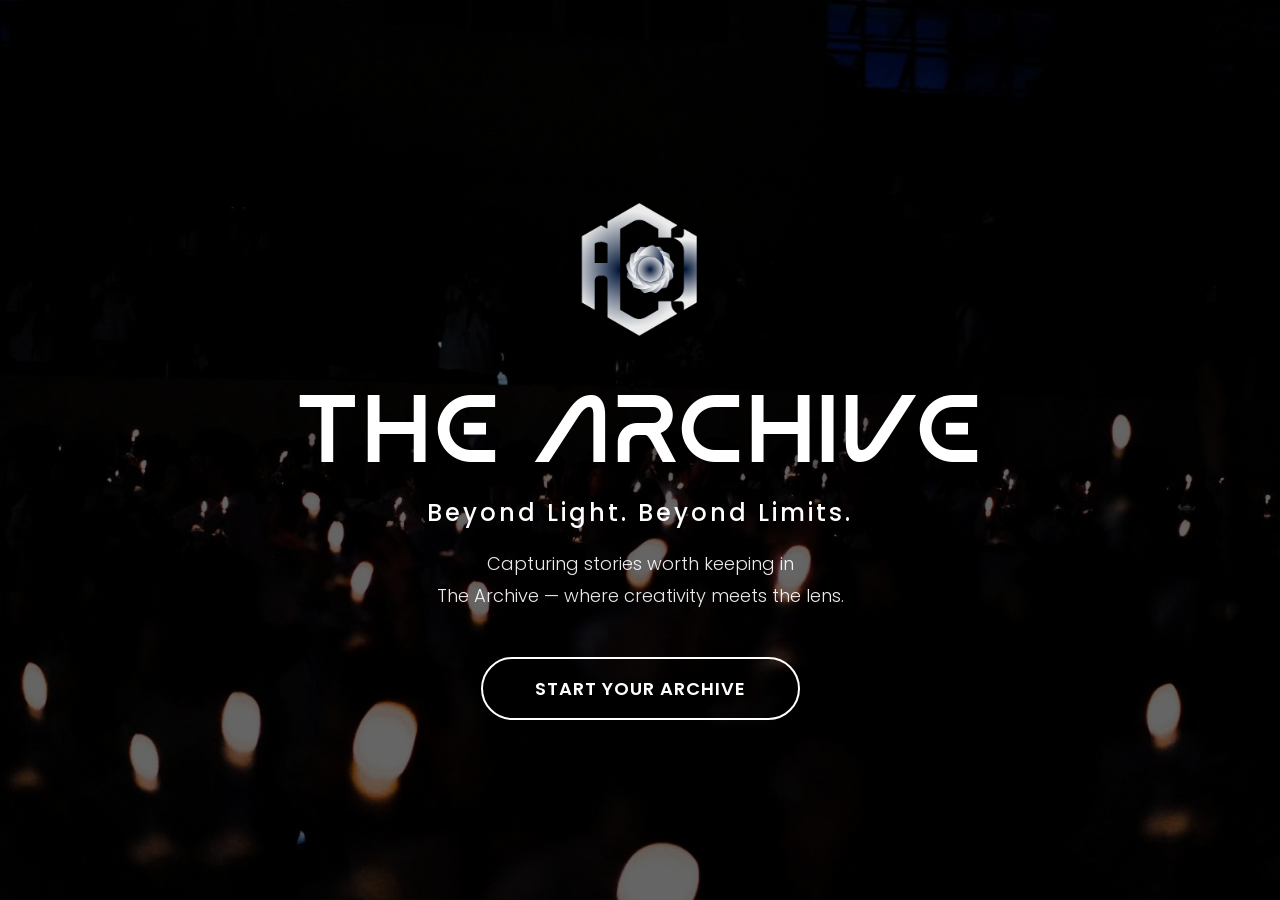
<file: index.html>
<!DOCTYPE html>
<html lang="en">
<head>

<meta charset="UTF-8">
<meta name="viewport" content="width=device-width, initial-scale=1.0">

<title>THE ARCHIVE</title>

<link rel="preconnect" href="https://fonts.googleapis.com">
<link rel="preconnect" href="https://fonts.gstatic.com" crossorigin>

<link href="https://fonts.googleapis.com/css2?family=Poppins:wght@300;400;500;600;700&display=swap" rel="stylesheet">

<link rel="stylesheet" href="index.css">

</head>

<body>

<section class="hero">

    <div class="content">

        <img src="logo.png" class="logo" alt="THE ARCHIVE Logo">

        <h1 class="title">
            THE ARCHIVE
        </h1>

        <h2 class="subtitle">
            Beyond Light. Beyond Limits.
        </h2>

        <p class="subtitle2">
            Capturing stories worth keeping in<br>
            The Archive — where creativity meets the lens.
        </p>

        <a href="experience.html" class="button">
            START YOUR ARCHIVE
        </a>

    </div>

</section>

</body>
</html>
</file>
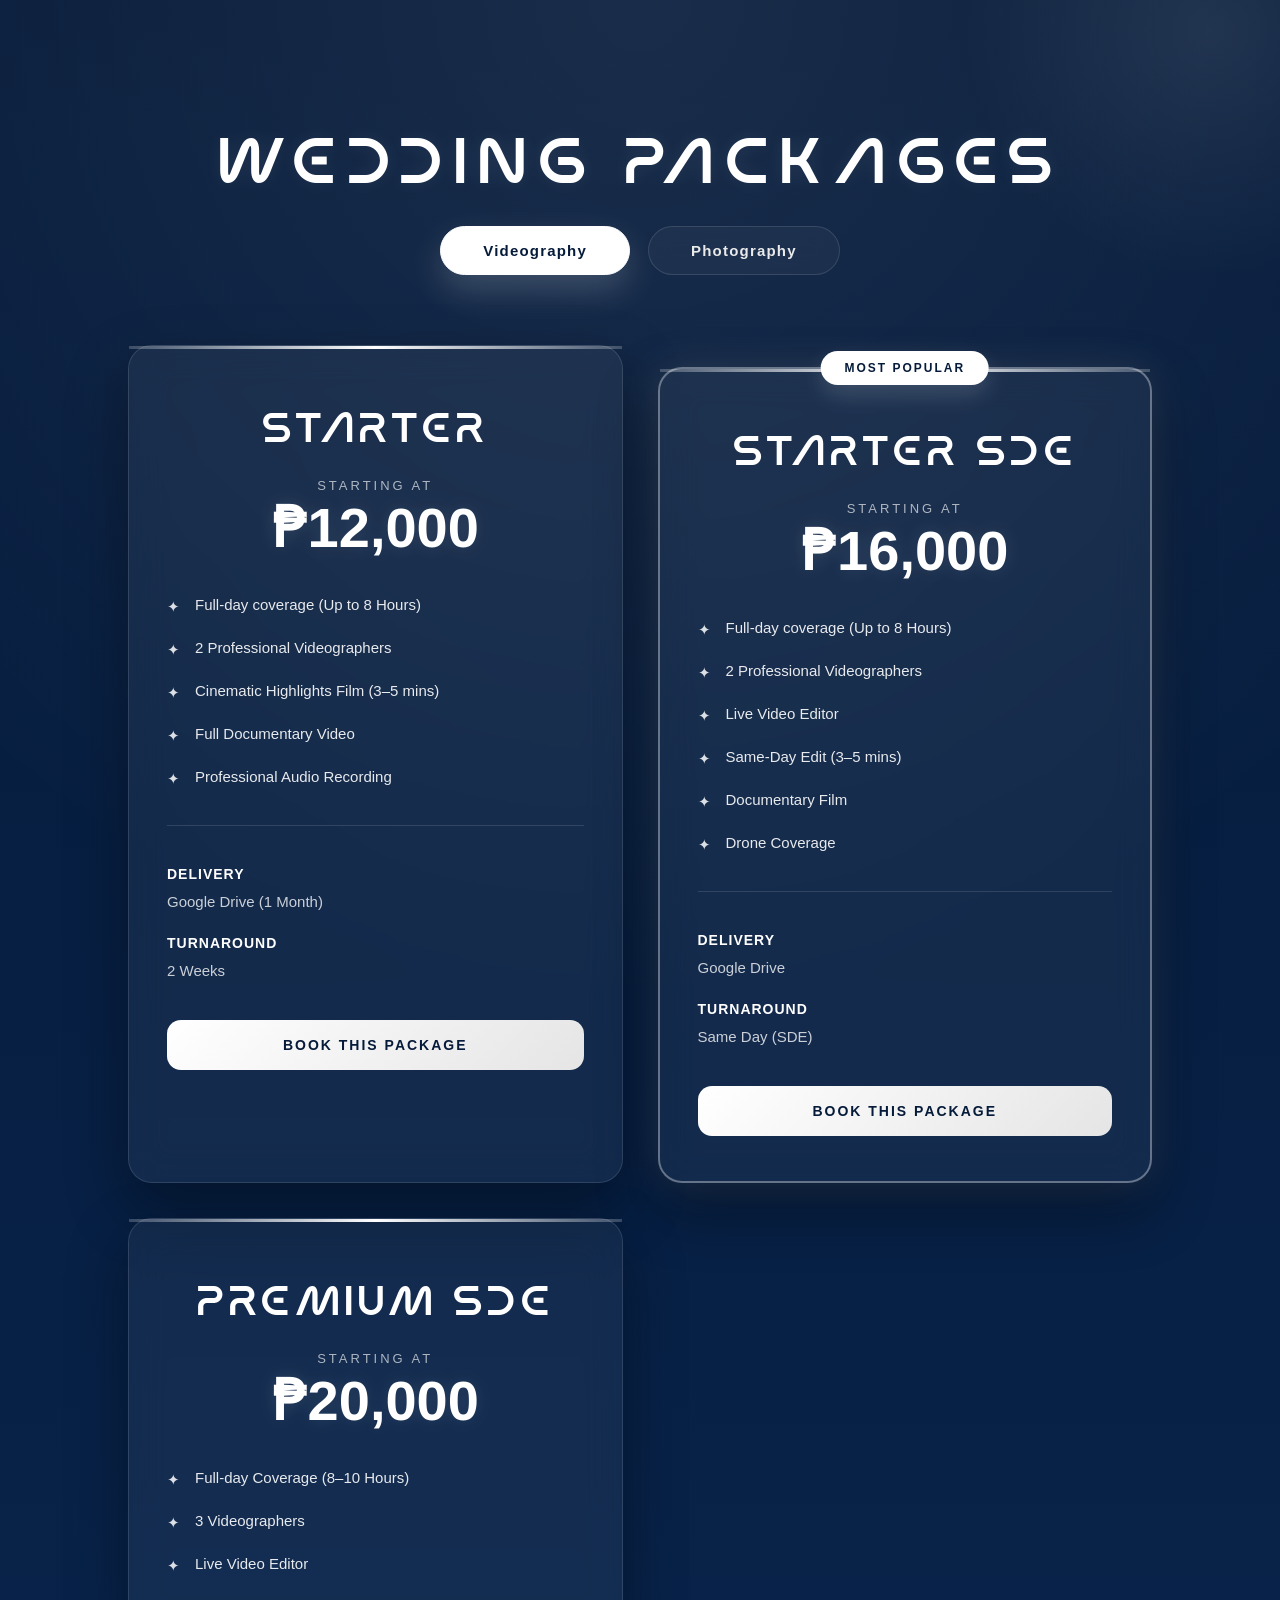
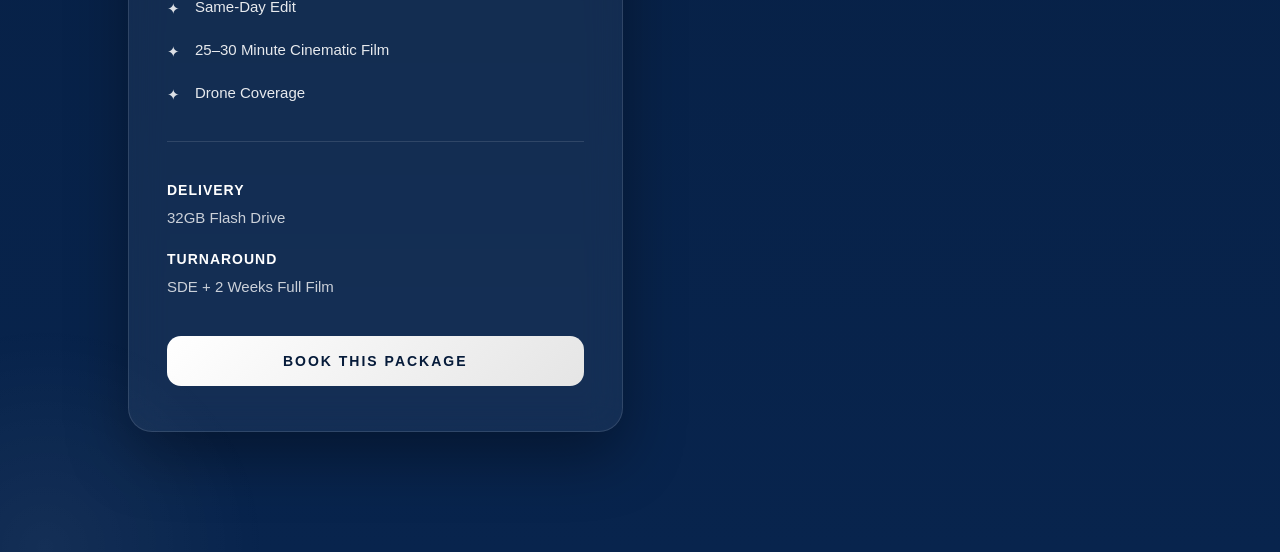
<file: wedding.html>
<!DOCTYPE html>
<html lang="en">

<head>

    <meta charset="UTF-8">

    <meta name="viewport"
          content="width=device-width, initial-scale=1.0">

    <title>Wedding Packages | The Archive</title>

    <link rel="stylesheet" href="wedding.css">

</head>

<body>

<section class="packages-section" id="packages">

    <h2 class="section-title">
        WEDDING PACKAGES
    </h2>

    <div class="package-tabs">

        <button class="tab-btn active"
                data-tab="video">

            Videography

        </button>

        <button class="tab-btn"
                data-tab="photography">

            Photography

        </button>

    </div>

    <!--VIDEOGRAPHY-->

    <div class="package-content active"
         id="video">

        <div class="packages">

            <!--STARTER-->

            <div class="package-card">

                <h3>Starter</h3>

                <div class="price">
                    ₱12,000
                </div>

                <ul>

                    <li>Full-day coverage (Up to 8 Hours)</li>

                    <li>2 Professional Videographers</li>

                    <li>Cinematic Highlights Film (3–5 mins)</li>

                    <li>Full Documentary Video</li>

                    <li>Professional Audio Recording</li>

                </ul>

                <div class="package-info">

                    <strong>Delivery</strong>

                    <p>Google Drive (1 Month)</p>

                    <strong>Turnaround</strong>

                    <p>2 Weeks</p>

                </div>

                <button class="package-btn">

                    Book This Package

                </button>

            </div>

            <!-- STARTER SDE -->

            <div class="package-card featured">

                <h3>Starter SDE</h3>

                <div class="price">
                    ₱16,000
                </div>

                <ul>

                    <li>Full-day coverage (Up to 8 Hours)</li>

                    <li>2 Professional Videographers</li>

                    <li>Live Video Editor</li>

                    <li>Same-Day Edit (3–5 mins)</li>

                    <li>Documentary Film</li>

                    <li>Drone Coverage</li>

                </ul>

                <div class="package-info">

                    <strong>Delivery</strong>

                    <p>Google Drive</p>

                    <strong>Turnaround</strong>

                    <p>Same Day (SDE)</p>

                </div>

                <button class="package-btn">

                    Book This Package

                </button>

            </div>

            <!-- PREMIUM SDE -->

            <div class="package-card">

                <h3>Premium SDE</h3>

                <div class="price">
                    ₱20,000
                </div>

                <ul>

                    <li>Full-day Coverage (8–10 Hours)</li>

                    <li>3 Videographers</li>

                    <li>Live Video Editor</li>

                    <li>Same-Day Edit</li>

                    <li>25–30 Minute Cinematic Film</li>

                    <li>Drone Coverage</li>

                </ul>

                <div class="package-info">

                    <strong>Delivery</strong>

                    <p>32GB Flash Drive</p>

                    <strong>Turnaround</strong>

                    <p>SDE + 2 Weeks Full Film</p>

                </div>

                <button class="package-btn">

                    Book This Package

                </button>

            </div>

        </div>

    </div>

    <!--PHOTOGRAPHY STARTS HERE-->

    <div class="package-content"
         id="photography">

    <div class="packages">

        <!-- STARTER -->

        <div class="package-card">

            <h3>Starter</h3>

            <div class="price">
                ₱8,000
            </div>

            <ul>

                <li>Full-day coverage from preparation to reception</li>

                <li>1 Professional Lead Photographer</li>

                <li>Unlimited digital shots captured</li>

                <li>150+ High-Resolution Professionally Edited Photos</li>

            </ul>

            <div class="package-info">

                <strong>Delivery</strong>

                <p>
                    32GB USB Flash Drive containing all edited
                    high-resolution photos.
                </p>

                <strong>Turnaround Time</strong>

                <p>1–2 Weeks</p>

            </div>

            <button class="package-btn">
                Book This Package
            </button>

        </div>

        <!-- CLASSIC -->

        <div class="package-card featured">

            <h3>Classic</h3>

            <div class="price">
                ₱12,000
            </div>

            <ul>

                <li>Full-day coverage from preparation to reception</li>

                <li>2 Professional Photographers</li>

                <li>350+ High-Resolution Professionally Edited Photos</li>

                <li>10 Photo Prints (3R)</li>

                <li>USB Keepsake</li>

            </ul>

            <div class="package-info">

                <strong>Delivery</strong>

                <p>
                    USB Keepsake containing all edited
                    high-resolution photos.
                </p>

                <strong>Turnaround Time</strong>

                <p>2 Weeks</p>

            </div>

            <button class="package-btn">
                Book This Package
            </button>

        </div>

        <!-- PREMIUM -->

        <div class="package-card">

            <h3>Premium</h3>

            <div class="price">
                ₱16,000
            </div>

            <ul>

                <li>Full-day coverage from preparation to reception</li>

                <li>2 Professional Photographers</li>

                <li>1 Professional Photo Editor</li>

                <li>Prenup / Engagement Session</li>

                <li>350+ High-Resolution Professionally Edited Photos</li>

                <li>10 Photo Prints (3R)</li>

                <li>Same-Day Edit (SDE) Photo Slideshow</li>

            </ul>

            <div class="package-info">

                <strong>Delivery</strong>

                <p>
                    USB Keepsake containing all edited
                    high-resolution photos.
                </p>

                <strong>Turnaround Time</strong>

                <p>
                    Same-Day Slideshow + 2 Weeks Complete Gallery
                </p>

            </div>

            <button class="package-btn">
                Book This Package
            </button>

        </div>

        <!-- PHOTO + VIDEO SDE -->

        <div class="package-card">

            <h3>Photo + Video SDE</h3>

            <div class="price">
                ₱30,000
            </div>

            <ul>

                <li>Full-day Coverage (8–10 Hours)</li>

                <li>2 Professional Photographers</li>

                <li>1 Professional Photo Editor</li>

                <li>400+ High-Resolution Edited Photos</li>

                <li>10 Photo Prints (3R)</li>

                <li>Same-Day Edit Photo Slideshow</li>

                <li>2 Professional Videographers</li>

                <li>1 Live Video Editor</li>

                <li>3–5 Minute Cinematic Same-Day Edit Video</li>

                <li>Drone Coverage (Weather Permitting)</li>

                <li>Full Documentary Multi-Camera Film</li>

            </ul>

            <div class="package-info">

                <strong>Ideal For</strong>

                <p>
                    Grand Weddings, Anniversaries,
                    Jubilees, and Milestone Celebrations.
                </p>

                <strong>Delivery</strong>

                <p>
                    USB Keepsake containing all photos
                    and videos.
                </p>

                <strong>Turnaround Time</strong>

                <p>
                    Same-Day Outputs + 2 Weeks Complete Collection
                </p>

            </div>

            <button class="package-btn">
                Book This Package
            </button>

        </div>

    </div>

</div>

</section>

<script src="wedding.js"></script>

</body>
</html>
</file>
<file: index.css>
@font-face{
    font-family:'Moonwalk';
    src:url('Moon Walk.ttf') format('truetype');
    font-weight:normal;
    font-style:normal;
}

*{
    margin:0;
    padding:0;
    box-sizing:border-box;
}

body{
    font-family:'Poppins',sans-serif;
    overflow:hidden;
    height:100vh;
}

.hero{
    position:relative;
    width:100%;
    height:100vh;

    display:flex;
    justify-content:center;
    align-items:center;

    overflow:hidden;
}

.hero::before{
    content:"";

    position:absolute;
    inset:0;

    background:
    linear-gradient(
        rgba(0,0,0,.55),
        rgba(0,0,0,.55)
    ),
    url("background.jpg");

    background-size:cover;
    background-position:center;

    animation:zoom 10s ease-in-out infinite alternate;

    z-index:-2;
}

.hero::after{
    content:"";
    position:absolute;
    inset:0;
    background:rgba(0,0,0,.12);
}

@keyframes zoom{
    from{
        transform:scale(1);
    }

    to{
        transform:scale(1.05);
    }
}

.content{
    position:relative;
    z-index:10;

    display:flex;
    flex-direction:column;
    align-items:center;
    justify-content:center;

    text-align:center;
    color:white;

    animation:fade 1.2s ease;
}

.logo{

    width:180px;

    margin-bottom:25px;

}

.title{

    font-family:'Moonwalk',sans-serif;

    font-size:95px;

    font-weight:normal;

    letter-spacing:3px;

    line-height:1;

    margin-bottom:15px;

    color:white;

    text-shadow:0 8px 25px rgba(0,0,0,.45);

}

.subtitle{

    font-size:24px;

    font-weight:500;

    letter-spacing:3px;

    margin-bottom:18px;

}

.subtitle2{

    font-size:18px;

    font-weight:300;

    max-width:700px;

    line-height:1.8;

    color:rgba(255,255,255,.92);

    margin-bottom:45px;

}

.button{

    text-decoration:none;

    color:white;

    padding:16px 52px;

    border:2px solid white;

    border-radius:50px;

    font-size:18px;

    font-weight:600;

    letter-spacing:1px;

    transition:.4s;

}

.button:hover{

    background:white;

    color:black;

    transform:translateY(-4px) scale(1.03);

}

@keyframes fade{

    from{
        opacity:0;
        transform:translateY(30px);
    }

    to{
        opacity:1;
        transform:translateY(0);
    }

}

@media(max-width:768px){

    .logo{
        width:110px;
    }

    .title{
        font-size:60px;
        letter-spacing:2px;
    }

    .subtitle{
        font-size:18px;
    }

    .subtitle2{
        font-size:15px;
        max-width:90%;
    }

    .button{
        font-size:16px;
        padding:13px 30px;
    }

}
</file>
<file: wedding.css>
@font-face{
    font-family:'Moonwalk';
    src:url('Moon Walk.ttf') format('truetype');
    font-weight:normal;
    font-style:normal;
}

/*VARIABLES*/

:root{

    --primary:#061B3A;
    --primary-light:#0C2D5B;

    --white:#FFFFFF;
    --off-white:#F5F5F5;
    --light:#E6E6E6;
    --gray:#CFCFCF;

    --glass:rgba(255,255,255,.05);
    --glass-border:rgba(255,255,255,.12);

    --radius:24px;

    --transition:.4s ease;

    --shadow:
        0 25px 60px rgba(0,0,0,.35);

}

/*RESET*/

*{
    margin:0;
    padding:0;
    box-sizing:border-box;
}

body{

    background:#061B3A;

    color:#FFFFFF;

    font-family:Arial, Helvetica, sans-serif;

    overflow-x:hidden;

}

/*SECTION*/

section{

    padding:120px 10%;

}

.packages-section{

    position:relative;

    overflow:hidden;

    background:
        radial-gradient(
            circle at top,
            rgba(255,255,255,.08),
            transparent 45%
        ),
        linear-gradient(
            180deg,
            #061B3A 0%,
            #08244D 100%
        );

}

/* Decorative Glow */

.packages-section::before{

    content:"";

    position:absolute;

    width:500px;
    height:500px;

    border-radius:50%;

    background:
        radial-gradient(
            rgba(255,255,255,.08),
            transparent 70%
        );

    top:-220px;
    right:-180px;

    pointer-events:none;

}

.packages-section::after{

    content:"";

    position:absolute;

    width:450px;
    height:450px;

    border-radius:50%;

    background:
        radial-gradient(
            rgba(255,255,255,.05),
            transparent 70%
        );

    bottom:-220px;
    left:-180px;

    pointer-events:none;

}

/*TITLE*/

.section-title{

    font-family:'Moonwalk', sans-serif;

    font-size:clamp(3rem,5vw,5rem);

    font-weight:normal;

    letter-spacing:10px;

    text-transform:uppercase;

    text-align:center;

    color:#FFFFFF;

    margin-bottom:20px;

    text-shadow:
        0 0 18px rgba(255,255,255,.08);

}

.section-subtitle{

    max-width:760px;

    margin:0 auto 70px;

    text-align:center;

    font-size:17px;

    line-height:1.9;

    color:rgba(255,255,255,.78);

}

/*TABS*/

.package-tabs{

    display:flex;

    justify-content:center;

    align-items:center;

    flex-wrap:wrap;

    gap:18px;

    margin-bottom:70px;

}

.tab-btn{

    padding:15px 42px;

    background:rgba(255,255,255,.04);

    backdrop-filter:blur(12px);
    -webkit-backdrop-filter:blur(12px);

    border:1px solid rgba(255,255,255,.12);

    border-radius:999px;

    color:#EAEAEA;

    font-size:15px;

    font-weight:600;

    letter-spacing:1.2px;

    cursor:pointer;

    transition:all .35s ease;

}

.tab-btn:hover{

    transform:translateY(-3px);

    border-color:rgba(255,255,255,.35);

    box-shadow:
        0 10px 30px rgba(255,255,255,.08);

}

.tab-btn.active{

    background:#FFFFFF;

    color:#061B3A;

    border-color:#FFFFFF;

    box-shadow:
        0 15px 35px rgba(255,255,255,.18);

}

/*CONTENT*/

.package-content{

    display:none;

    animation:fadeUp .6s ease;

}

.package-content.active{

    display:block;

}

/*PACKAGE GRID*/

.packages{

    display:grid;

    grid-template-columns:
        repeat(auto-fit,minmax(320px,1fr));

    gap:35px;

    align-items:stretch;

}

/* PACKAGE CARD*/

.package-card{

    position:relative;

    overflow:visible;

    padding:55px 38px 45px;

    border-radius:24px;

    background:var(--glass);

    backdrop-filter:blur(18px);
    -webkit-backdrop-filter:blur(18px);

    border:1px solid var(--glass-border);

    box-shadow:var(--shadow);

    transition:all var(--transition);

    opacity:1;

}

/* Shine Effect */

.package-card::after{

    content:"";

    position:absolute;

    top:0;
    left:0;

    width:100%;

    height:4px;

    background:linear-gradient(
        90deg,
        #FFFFFF,
        #CFCFCF,
        #FFFFFF
    );

}

.package-card:hover{

    transform:
        translateY(-12px)
        scale(1.02);

    border-color:rgba(255,255,255,.25);

    box-shadow:
        0 35px 80px rgba(0,0,0,.45);

}

/*FEATURED PACKAGE*/

.featured{

    position:relative;

    border:2px solid rgba(255,255,255,.35);

    transform:scale(1.03);

    margin-top:22px;

    box-shadow:
        0 0 35px rgba(255,255,255,.10),
        0 25px 60px rgba(0,0,0,.38);

}

.featured:hover{

    transform:
        translateY(-15px)
        scale(1.04);

}

/*MOST POPULAR BADGE*/

.featured::before{

    content:"MOST POPULAR";

    position:absolute;

    top:-18px;

    left:50%;

    transform:translateX(-50%);

    background:#FFFFFF;

    color:#061B3A;

    padding:10px 24px;

    border-radius:999px;

    font-size:12px;

    font-weight:700;

    letter-spacing:2px;

    z-index:100;

    white-space:nowrap;

    box-shadow:
        0 10px 25px rgba(255,255,255,.15);

}

/*TOP HIGHLIGHT LINE*/

.package-card::after{

    content:"";

    position:absolute;

    top:0;

    left:0;

    width:100%;

    height:3px;

    background:linear-gradient(
        90deg,
        rgba(255,255,255,.2),
        #FFFFFF,
        rgba(255,255,255,.2)
    );

}

/*PACKAGE TITLE*/

.package-card h3{

    font-family:'Moonwalk', sans-serif;

    font-weight:normal;

    font-size:42px;

    letter-spacing:4px;

    text-align:center;

    text-transform:uppercase;

    color:#FFFFFF;

    margin-bottom:22px;

}

/*PRICE*/

.price{

    display:flex;

    flex-direction:column;

    align-items:center;

    justify-content:center;

    gap:8px;

    margin-bottom:35px;

    font-size:56px;

    font-weight:700;

    color:#FFFFFF;

    line-height:1;

    text-shadow:
        0 0 20px rgba(255,255,255,.12);

}

.price::before{

    content:"Starting at";

    font-size:13px;

    font-weight:500;

    letter-spacing:3px;

    text-transform:uppercase;

    color:rgba(255,255,255,.65);

}

/*FEATURES LIST*/

.package-card ul{

    list-style:none;

    margin:0 0 35px;

    padding:0;

}

.package-card li{

    position:relative;

    padding-left:28px;

    margin-bottom:16px;

    font-size:15px;

    line-height:1.8;

    color:rgba(255,255,255,.90);

    transition:.3s ease;

}

.package-card li::before{

    content:"✦";

    position:absolute;

    left:0;

    top:2px;

    color:#FFFFFF;

    opacity:.85;

}

.package-card li:hover{

    transform:translateX(5px);

    color:#FFFFFF;

}

/*PACKAGE INFO*/

.package-info{

    margin-bottom:35px;

    padding-top:22px;

    border-top:1px solid rgba(255,255,255,.12);

}

.package-info strong{

    display:block;

    margin-top:18px;

    margin-bottom:6px;

    font-size:14px;

    font-weight:600;

    letter-spacing:1px;

    text-transform:uppercase;

    color:#FFFFFF;

}

.package-info p{

    margin:0;

    font-size:15px;

    line-height:1.9;

    color:rgba(255,255,255,.78);

}

/*BUTTON*/

.package-btn{

    width:100%;

    padding:17px;

    border:none;

    border-radius:14px;

    background:linear-gradient(
        135deg,
        #FFFFFF,
        #E5E5E5
    );

    color:#061B3A;

    font-size:14px;

    font-weight:700;

    letter-spacing:2px;

    text-transform:uppercase;

    cursor:pointer;

    transition:all .35s ease;

}

.package-btn:hover{

    transform:
        translateY(-4px)
        scale(1.02);

    box-shadow:
        0 18px 35px rgba(255,255,255,.18);

}

.package-btn:active{

    transform:scale(.98);

}

/*ANIMATIONS*/

.package-card{

    opacity:0;

    transform:
        translateY(40px)
        scale(.96);

    transition:
        opacity .8s ease,
        transform .8s ease;

}

.package-card.show{

    opacity:1;

    transform:
        translateY(0)
        scale(1);

}

@keyframes fadeUp{

    from{

        opacity:0;

        transform:translateY(30px);

    }

    to{

        opacity:1;

        transform:translateY(0);

    }

}

/*RESPONSIVE*/

@media (max-width:768px){

    section{

        padding:90px 8%;

    }

    .section-title{

        font-size:3rem;

        letter-spacing:6px;

    }

    .package-tabs{

        flex-direction:column;

        gap:15px;

    }

    .tab-btn{

        width:100%;

        max-width:280px;

    }

    .packages{

        grid-template-columns:1fr;

    }

    .package-card{

        padding:35px 28px;

    }

    .package-card h3{

        font-size:34px;

        letter-spacing:3px;

    }

    .price{

        font-size:46px;

    }

}

@media (max-width:480px){

    section{

        padding:70px 6%;

    }

    .section-title{

        font-size:2.5rem;

        letter-spacing:4px;

    }

    .package-card{

        border-radius:18px;

        padding:30px 24px;

    }

    .package-card h3{

        font-size:30px;

    }

    .price{

        font-size:40px;

    }

    .package-btn{

        font-size:13px;

        padding:15px;

    }

}

/*SCROLLBAR*/

::-webkit-scrollbar{

    width:10px;

}

::-webkit-scrollbar-track{

    background:#061B3A;

}

::-webkit-scrollbar-thumb{

    background:#8a8a8a;

    border-radius:50px;

}

::-webkit-scrollbar-thumb:hover{

    background:#CFCFCF;

}

/*TEXT SELECTION*/

::selection{

    background:#FFFFFF;

    color:#061B3A;

}
</file>
